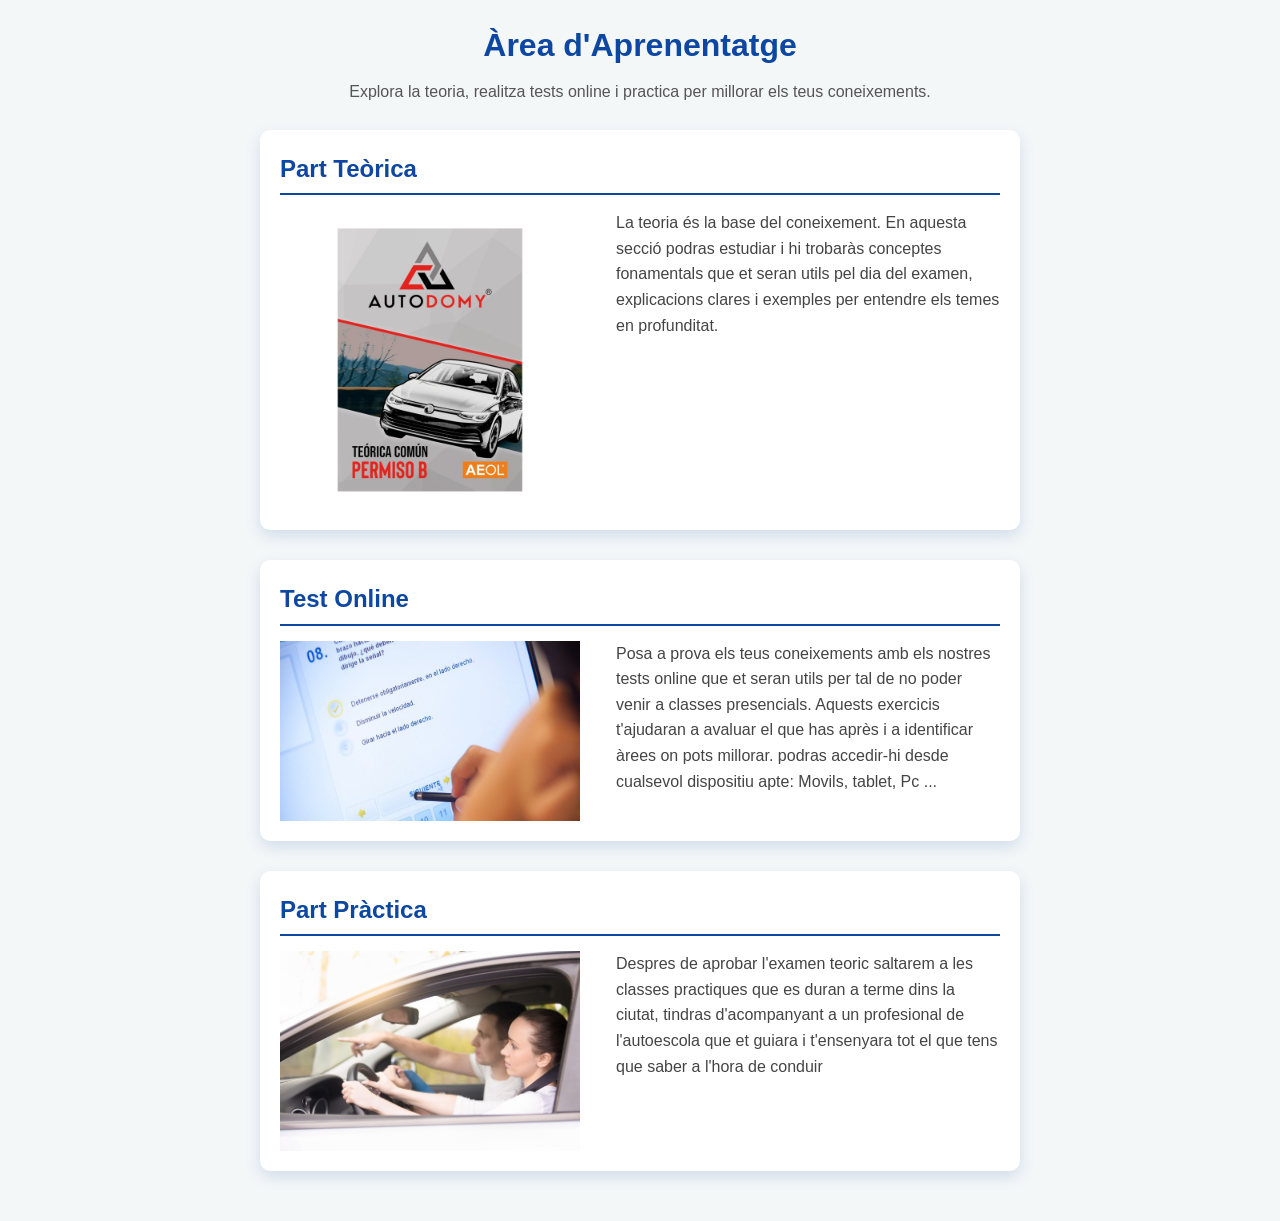
<file: HTML _CSS/Adaptat_B.html>
<!DOCTYPE html>
<html lang="ca">

<head>
    <meta charset="UTF-8" />
    <meta name="viewport" content="width=device-width, initial-scale=1" />
    <link rel="stylesheet" href="estils_permisos.css">
    <title>contingut</title>
</head>

<body>
    <header>
        <h1>Àrea d'Aprenentatge</h1>
        <p>Explora la teoria, realitza tests online i practica per millorar els teus coneixements.</p>
    </header>

    <section class="teoria">
        <h2>Part Teòrica</h2>
        <div>
            <img class="imatge" src="llibre_teoria.jpg" alt="imatge">
            <p>
                La teoria és la base del coneixement. En aquesta secció podras estudiar i hi trobaràs conceptes
                fonamentals
                que et seran utils pel dia del examen, explicacions clares i exemples per entendre els temes en
                profunditat.
            </p>
        </div>
    </section>

    <section class="testos-online">
        <h2>Test Online</h2>
        <div>
            <img class="imatge" src="cambios-dgt.jpg" alt="imatge">

            <p>
                Posa a prova els teus coneixements amb els nostres tests online que et seran utils per tal de no poder
                venir
                a classes presencials. Aquests exercicis t'ajudaran a avaluar el que has après i a identificar àrees on
                pots
                millorar.
                podras accedir-hi desde cualsevol dispositiu apte: Movils, tablet, Pc ...
            </p>
        </div>
    </section>

    <section class="practiques">
        <h2>Part Pràctica</h2>
        <div>
            <img class="imatge" src="practicas-conducir.jpg" alt="imatge">

            <p>
                Despres de aprobar l'examen teoric saltarem a les classes practiques que es duran a terme dins la
                ciutat, tindras d'acompanyant a un profesional de l'autoescola que et guiara i t'ensenyara tot el que
                tens que saber a l'hora de conduir
            </p>
        </div>
    </section>
</body>

</html>
</file>
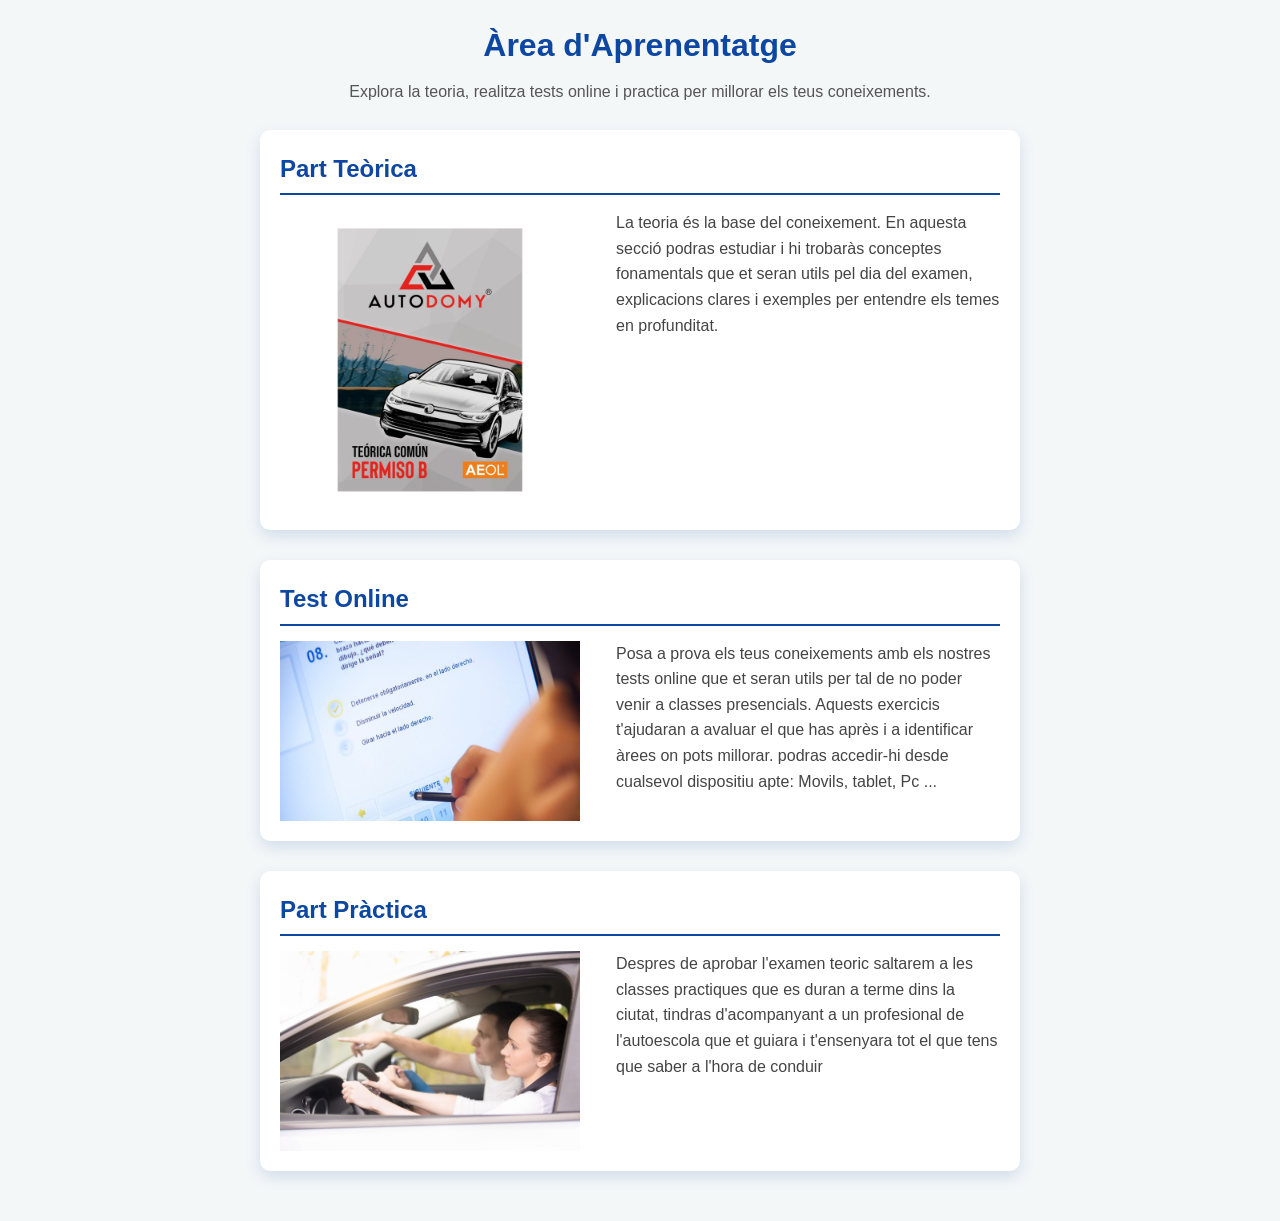
<file: HTML _CSS/automatic.html>
<!DOCTYPE html>
<html lang="ca">

<head>
    <meta charset="UTF-8" />
    <meta name="viewport" content="width=device-width, initial-scale=1" />
   <link rel="stylesheet" href="estils_permisos.css">
    <title>contingut</title>
</head>

<body>
    <header>
        <h1>Àrea d'Aprenentatge</h1>
        <p>Explora la teoria, realitza tests online i practica per millorar els teus coneixements.</p>
    </header>

    <section class="teoria">
        <h2>Part Teòrica</h2>
        <div>
        <img class="imatge" src="llibre_teoria.jpg" alt="imatge">
        <p>
            La teoria és la base del coneixement. En aquesta secció podras estudiar i hi trobaràs conceptes fonamentals
            que et seran utils pel dia del examen, explicacions clares i exemples per entendre els temes en profunditat.
        </p>
    </div>
    </section>

    <section class="testos-online">
        <h2>Test Online</h2>
        <div>
        <img class="imatge" src="cambios-dgt.jpg" alt="imatge">
        <p>
            Posa a prova els teus coneixements amb els nostres tests online que et seran utils per tal de no poder venir
            a classes presencials. Aquests exercicis t'ajudaran a avaluar el que has après i a identificar àrees on pots
            millorar.
            podras accedir-hi desde cualsevol dispositiu apte: Movils, tablet, Pc ...
        </p>
    </div>
    </section>

    <section class="practiques">
        <h2>Part Pràctica</h2>
        <div>
            <img class="imatge" src="practicas-conducir.jpg" alt="imatge">
        <p>
            Despres de aprobar l'examen teoric saltarem a les classes practiques que es duran a terme dins la ciutat, tindras d'acompanyant a un profesional de l'autoescola que et guiara i t'ensenyara tot el que tens que saber a l'hora de conduir
        </p>
    </div>
    </section>
</body>

</html>
</file>
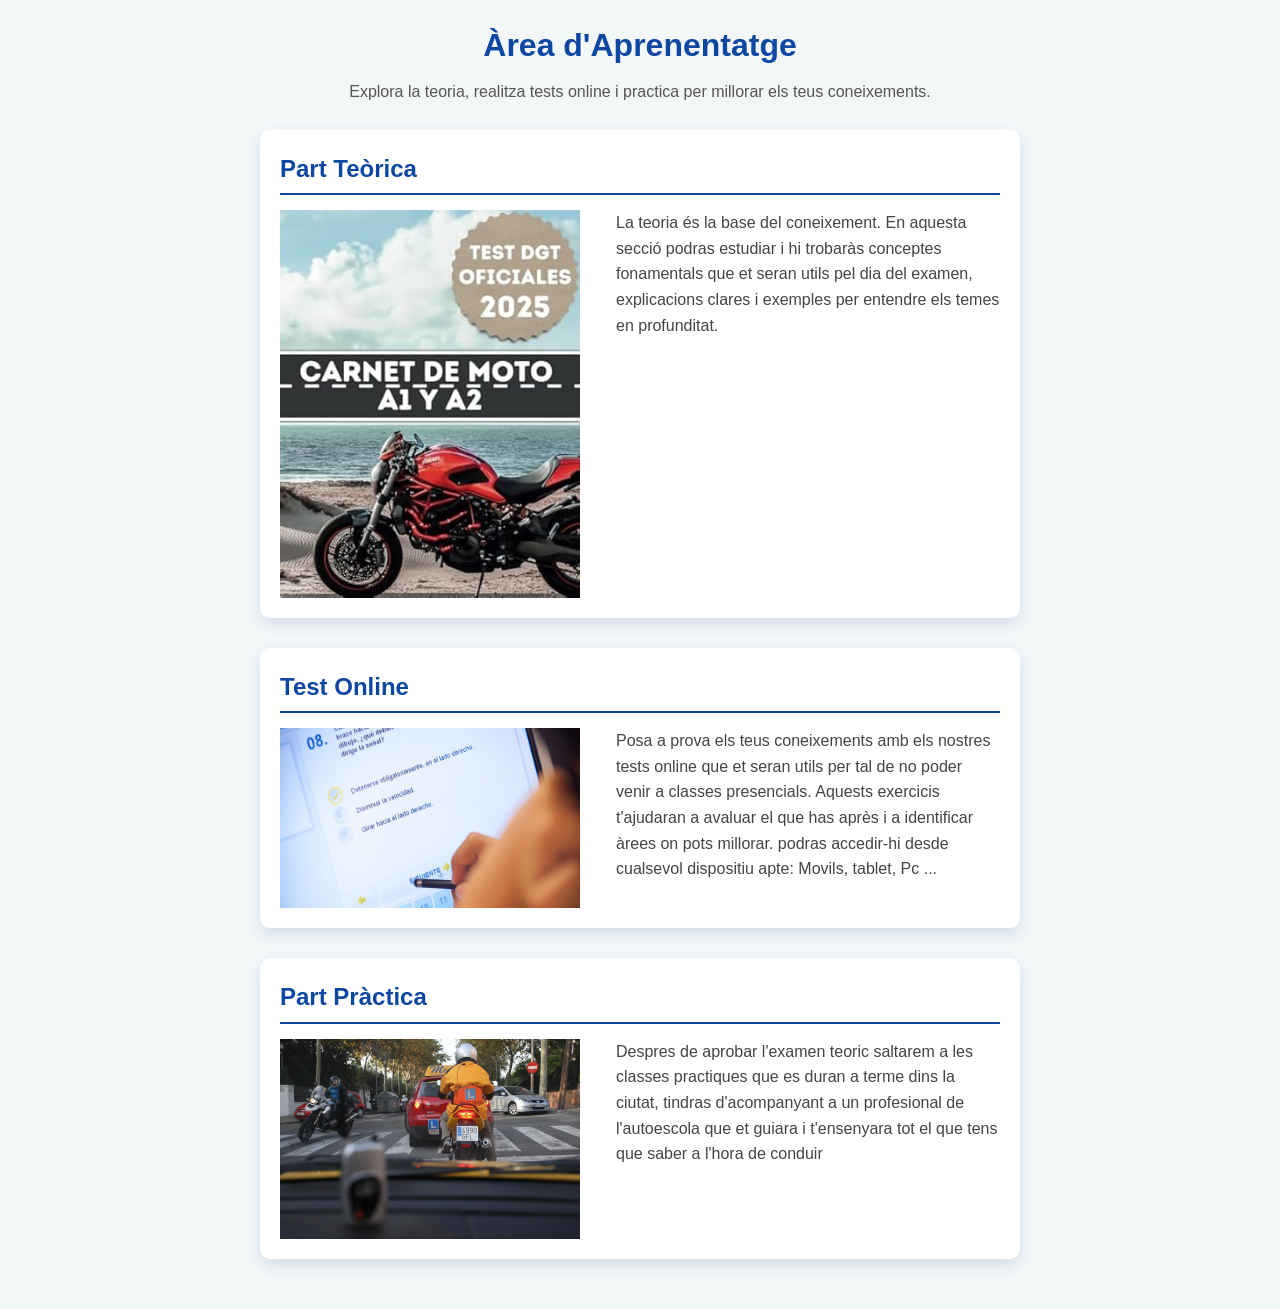
<file: HTML _CSS/automatic_A2.html>
<!DOCTYPE html>
<html lang="ca">

<head>
    <meta charset="UTF-8" />
    <meta name="viewport" content="width=device-width, initial-scale=1" />
    <link rel="stylesheet" href="estils_permisos.css">
    <title>contingut</title>
</head>

<body>
    <header>
        <h1>Àrea d'Aprenentatge</h1>
        <p>Explora la teoria, realitza tests online i practica per millorar els teus coneixements.</p>
    </header>

    <section class="teoria">
        <h2>Part Teòrica</h2>
        <div>
            <img class="imatge" src="testos_a1_a2.jpg" alt="imatge">
            <p>
                La teoria és la base del coneixement. En aquesta secció podras estudiar i hi trobaràs conceptes
                fonamentals
                que et seran utils pel dia del examen, explicacions clares i exemples per entendre els temes en
                profunditat.
            </p>
        </div>
    </section>

    <section class="testos-online">
        <h2>Test Online</h2>
        <div>
            <img class="imatge" src="cambios-dgt.jpg" alt="imatge">

            <p>
                Posa a prova els teus coneixements amb els nostres tests online que et seran utils per tal de no poder
                venir
                a classes presencials. Aquests exercicis t'ajudaran a avaluar el que has après i a identificar àrees on
                pots
                millorar.
                podras accedir-hi desde cualsevol dispositiu apte: Movils, tablet, Pc ...
            </p>
        </div>
    </section>

    <section class="practiques">
        <h2>Part Pràctica</h2>
        <div>
            <img class="imatge" src="practiques_moto.jpg" alt="imatge">

            <p>
                Despres de aprobar l'examen teoric saltarem a les classes practiques que es duran a terme dins la
                ciutat,
                tindras d'acompanyant a un profesional de l'autoescola que et guiara i t'ensenyara tot el que tens que
                saber
                a l'hora de conduir
            </p>
        </div>
    </section>
</body>

</html>
</file>
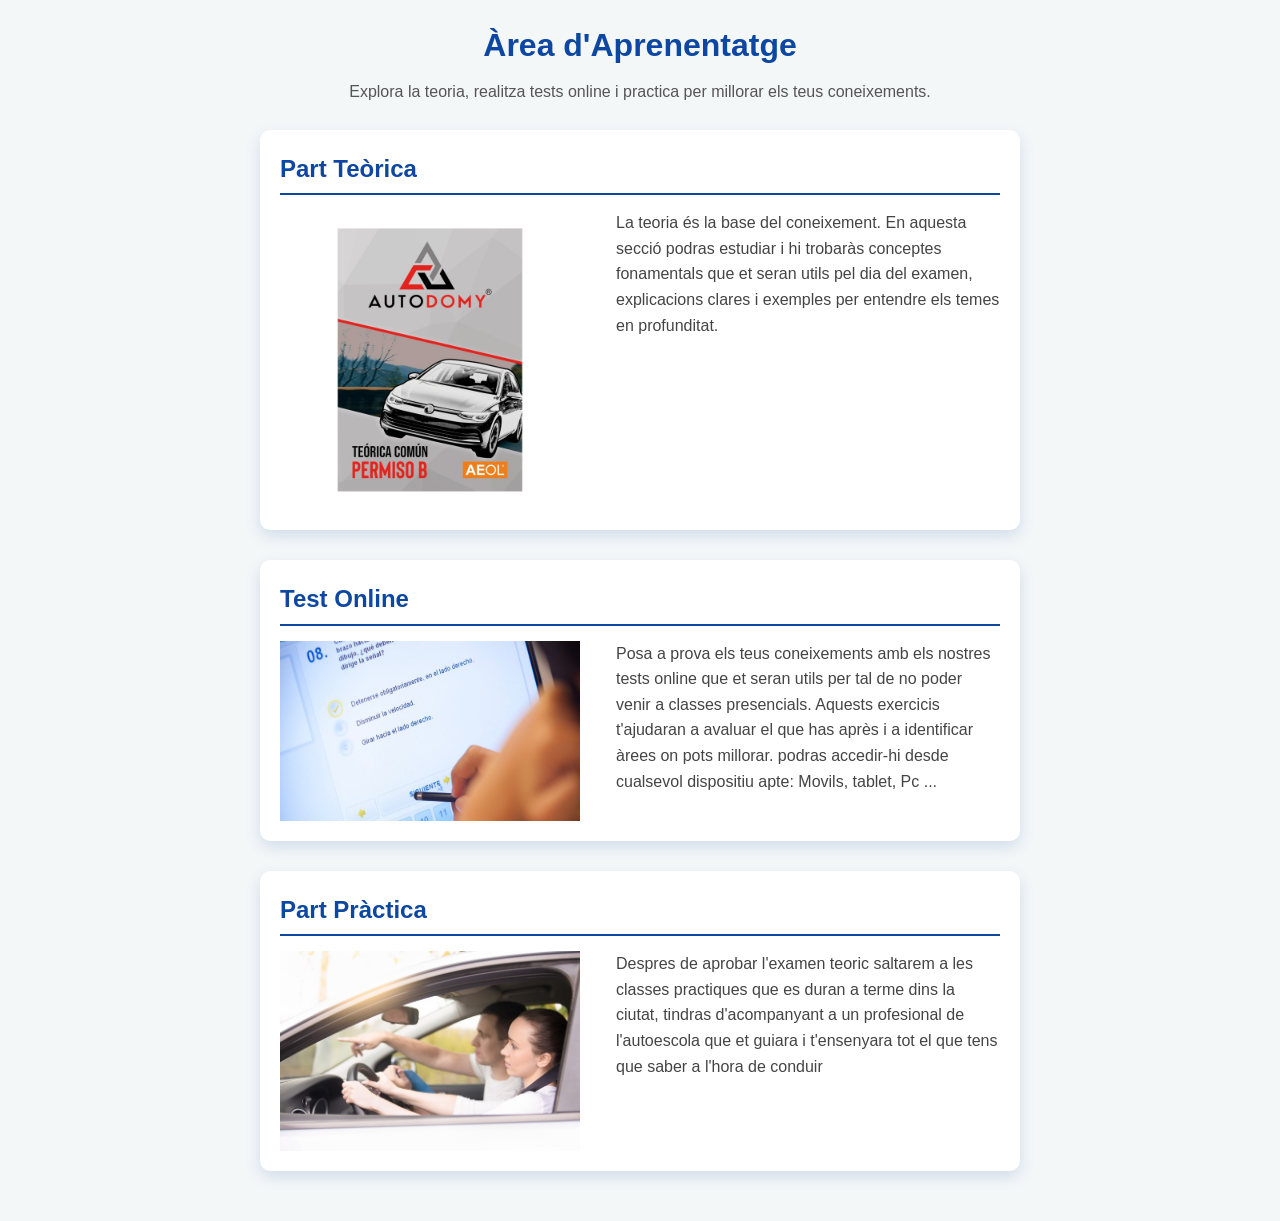
<file: HTML _CSS/Automatic_B.html>
<!DOCTYPE html>
<html lang="ca">

<head>
    <meta charset="UTF-8" />
    <meta name="viewport" content="width=device-width, initial-scale=1" />
   <link rel="stylesheet" href="estils_permisos.css">
    <title>contingut</title>
</head>

<body>
    <header>
        <h1>Àrea d'Aprenentatge</h1>
        <p>Explora la teoria, realitza tests online i practica per millorar els teus coneixements.</p>
    </header>

    <section class="teoria">
        <h2>Part Teòrica</h2>
        <div>
        <img class="imatge" src="llibre_teoria.jpg" alt="imatge">
        <p>
            La teoria és la base del coneixement. En aquesta secció podras estudiar i hi trobaràs conceptes fonamentals
            que et seran utils pel dia del examen, explicacions clares i exemples per entendre els temes en profunditat.
        </p>
    </div>
    </section>

    <section class="testos-online">
        <h2>Test Online</h2>
        <div>
        <img class="imatge" src="cambios-dgt.jpg" alt="imatge">
        <p>
            Posa a prova els teus coneixements amb els nostres tests online que et seran utils per tal de no poder venir
            a classes presencials. Aquests exercicis t'ajudaran a avaluar el que has après i a identificar àrees on pots
            millorar.
            podras accedir-hi desde cualsevol dispositiu apte: Movils, tablet, Pc ...
        </p>
    </div>
    </section>

    <section class="practiques">
        <h2>Part Pràctica</h2>
        <div>
            <img class="imatge" src="practicas-conducir.jpg" alt="imatge">
        <p>
            Despres de aprobar l'examen teoric saltarem a les classes practiques que es duran a terme dins la ciutat, tindras d'acompanyant a un profesional de l'autoescola que et guiara i t'ensenyara tot el que tens que saber a l'hora de conduir
        </p>
    </div>
    </section>
</body>

</html>
</file>
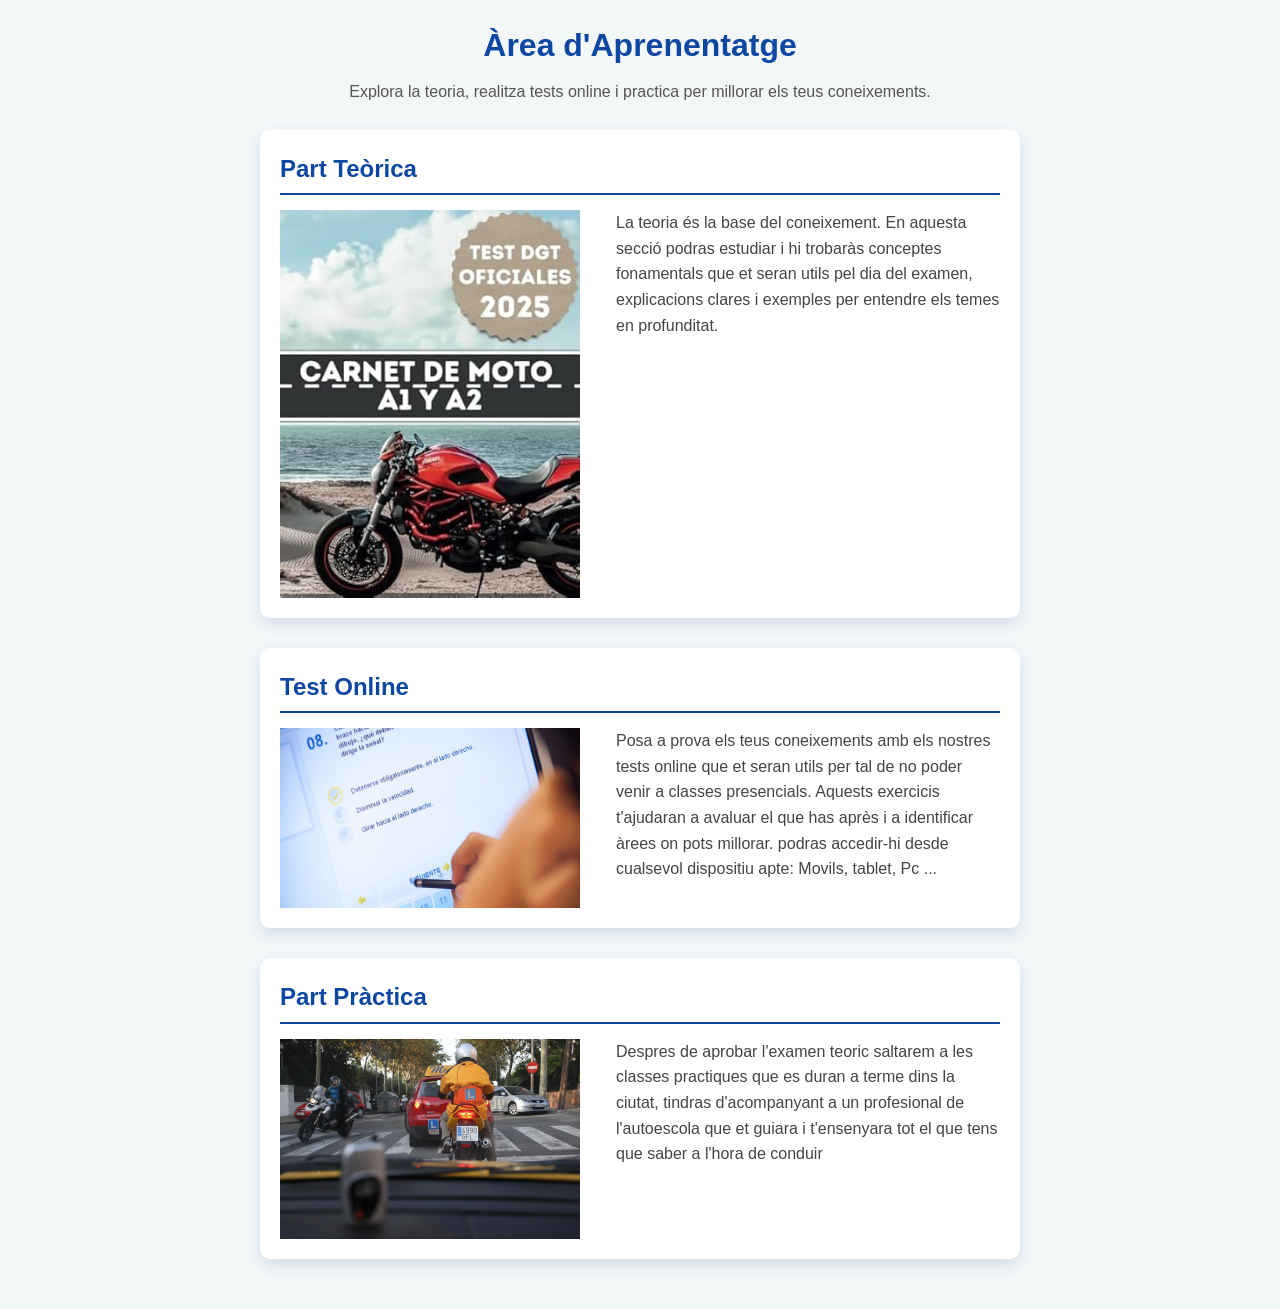
<file: HTML _CSS/manual_A2.html>
<!DOCTYPE html>
<html lang="ca">

<head>
    <meta charset="UTF-8" />
    <meta name="viewport" content="width=device-width, initial-scale=1" />
   <link rel="stylesheet" href="estils_permisos.css">
    <title>contingut</title>
</head>

<body>
    <header>
        <h1>Àrea d'Aprenentatge</h1>
        <p>Explora la teoria, realitza tests online i practica per millorar els teus coneixements.</p>
    </header>

    <section class="teoria">
        <h2>Part Teòrica</h2>
        <div>
        <img class="imatge" src="testos_a1_a2.jpg" alt="imatge">
        <p>
            La teoria és la base del coneixement. En aquesta secció podras estudiar i hi trobaràs conceptes fonamentals
            que et seran utils pel dia del examen, explicacions clares i exemples per entendre els temes en profunditat.
        </p>
        </div>
    </section>

    <section class="testos-online">
        <h2>Test Online</h2>
        <div>
                <img class="imatge" src="cambios-dgt.jpg" alt="imatge">

        <p>
            Posa a prova els teus coneixements amb els nostres tests online que et seran utils per tal de no poder venir
            a classes presencials. Aquests exercicis t'ajudaran a avaluar el que has après i a identificar àrees on pots
            millorar.
            podras accedir-hi desde cualsevol dispositiu apte: Movils, tablet, Pc ...
        </p>
        </div>
    </section>

    <section class="practiques">
        <h2>Part Pràctica</h2>
        <div>
                <img class="imatge" src="practiques_moto.jpg" alt="imatge">

        <p>
            Despres de aprobar l'examen teoric saltarem a les classes practiques que es duran a terme dins la ciutat, tindras d'acompanyant a un profesional de l'autoescola que et guiara i t'ensenyara tot el que tens que saber a l'hora de conduir
        </p>
        </div>
    </section>
</body>

</html>
</file>
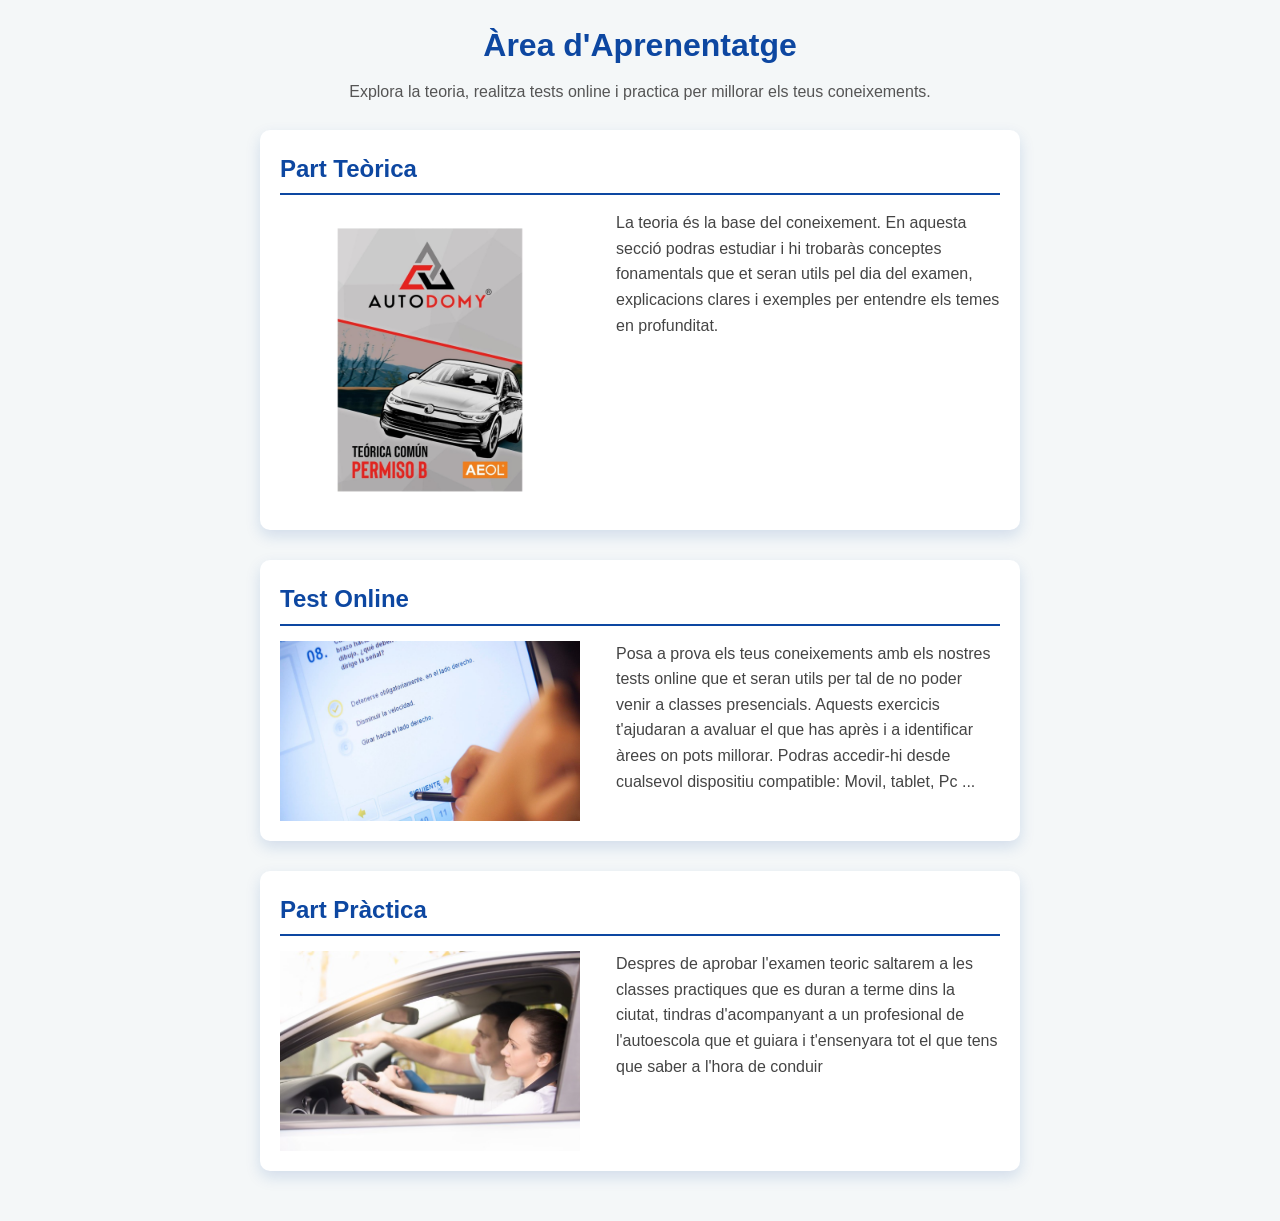
<file: HTML _CSS/Manual_B.html>
<!DOCTYPE html>
<html lang="ca">

<head>
    <meta charset="UTF-8" />
    <meta name="viewport" content="width=device-width, initial-scale=1" />
    <link rel="stylesheet" href="estils_permisos.css">
    <title>contingut</title>
</head>

<body>
    <header>
        <h1>Àrea d'Aprenentatge</h1>
        <p>Explora la teoria, realitza tests online i practica per millorar els teus coneixements.</p>
    </header>

    <section class="teoria">
        <h2>Part Teòrica</h2>
        <div>
            <img class="imatge" src="llibre_teoria.jpg" alt="imatge">
            <p>
                La teoria és la base del coneixement. En aquesta secció podras estudiar i hi trobaràs conceptes
                fonamentals
                que et seran utils pel dia del examen, explicacions clares i exemples per entendre els temes en
                profunditat.
            </p>
        </div>
    </section>

    <section class="testos-online">
        <h2>Test Online</h2>
        <div>
            <img class="imatge" src="cambios-dgt.jpg" alt="imatge">

            <p>
                Posa a prova els teus coneixements amb els nostres tests online que et seran utils per tal de no poder
                venir a classes presencials. Aquests exercicis t'ajudaran a avaluar el que has après i a identificar àrees on
                pots millorar.
                Podras accedir-hi desde cualsevol dispositiu compatible: Movil, tablet, Pc ...
            </p>
        </div>
    </section>

    <section class="practiques">
        <h2>Part Pràctica</h2>
        <div>
            <img class="imatge" src="practicas-conducir.jpg" alt="imatge">
            <p>
                Despres de aprobar l'examen teoric saltarem a les classes practiques que es duran a terme dins la
                ciutat, tindras d'acompanyant a un profesional de l'autoescola que et guiara i t'ensenyara tot el que
                tens que saber a l'hora de conduir
            </p>
        </div>
    </section>
</body>

</html>
</file>
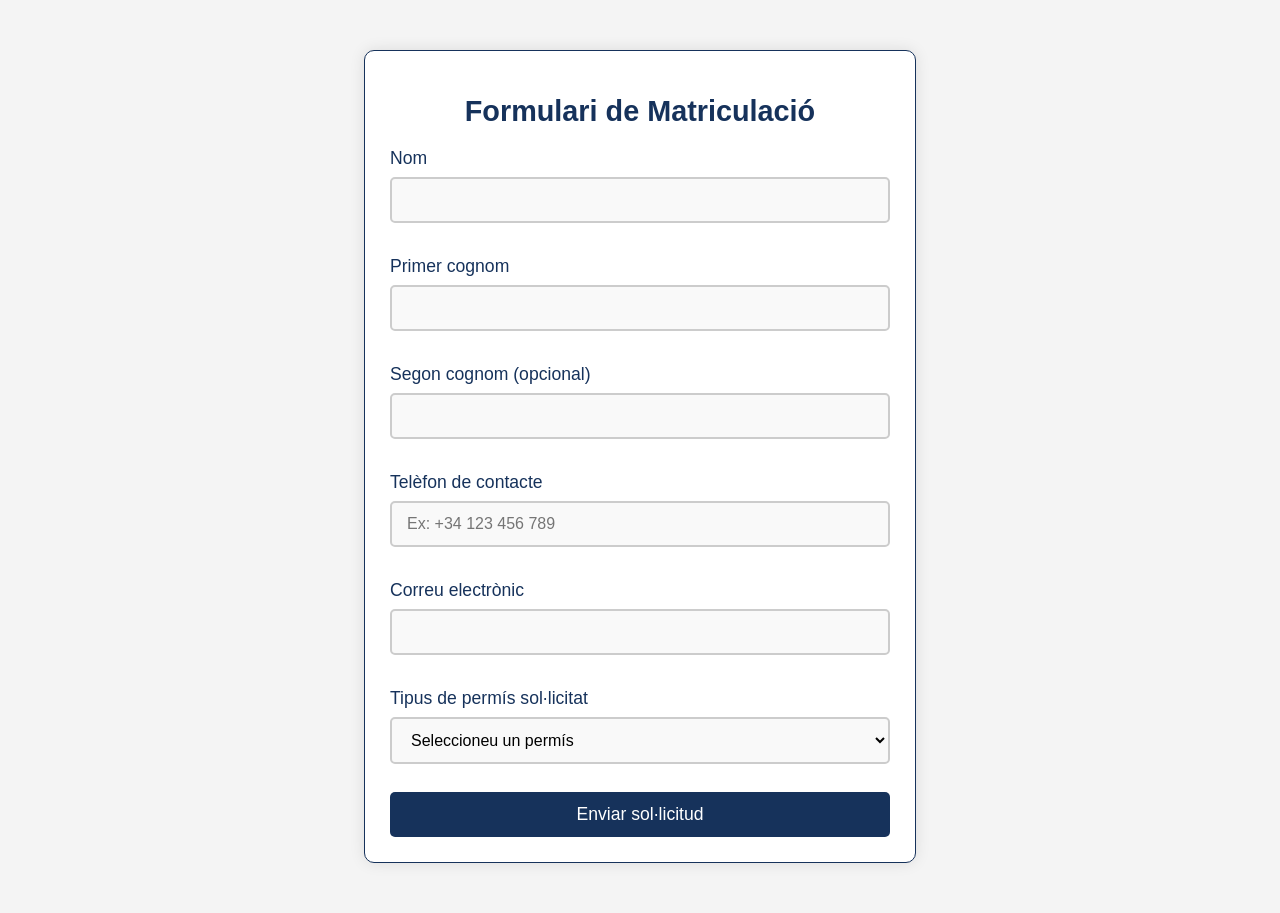
<file: HTML _CSS/matriculat.html>
<!DOCTYPE html>
<html lang="ca">

<head>
    <meta charset="UTF-8" />
    <meta name="viewport" content="width=device-width, initial-scale=1" />
    <title>Formulari de Matriculació</title>
    <link rel="stylesheet" href="estils_matriculacio.css" />
</head>

<body>
    <div class="form-container">
        <h1>Formulari de Matriculació</h1>
        <form>
            <label for="nom">Nom</label>
            <input type="text" id="nom" name="nom" required />

            <label for="cognom1">Primer cognom</label>
            <input type="text" id="cognom1" name="cognom1" required />

            <label for="cognom2">Segon cognom (opcional)</label>
            <input type="text" id="cognom2" name="cognom2" />

            <label for="telefon">Telèfon de contacte</label>
            <input type="tel" id="telefon" name="telefon" pattern="[0-9\s\-\+]{7,15}" required
                placeholder="Ex: +34 123 456 789" />

            <label for="correu">Correu electrònic</label>
            <input type="email" id="correu" name="correu" required />

            <label for="permís">Tipus de permís sol·licitat</label>
            <select id="permís" name="permís" required>
                <option value="" disabled selected>Seleccioneu un permís</option>
                <option value="permís-b-manual">Permís B Manual</option>
                <option value="permís-b-automàtic">Permís B Automàtic</option>
                <option value="permís-b-adaptat">Permís B Adaptat</option>
                <option value="permís-a2-manual">Permís A2 Manual</option>
                <option value="permís-a2-automàtic">Permís A2 Automàtic</option>
                <option value="permís-a">Permís A</option>
                <option value="permís-d">Permís D</option>
                <option value="permís-c">Permís C</option>
                <option value="permís-am">Permís AM</option>
                <option value="permís-a1-manual">Permís A1 Manual</option>
                <option value="permís-a1-automàtic">Permís A1 Automàtic</option>
            </select>
            <button type="submit">Enviar sol·licitud</button>
        </form>
    </div>
</body>

</html>
</file>
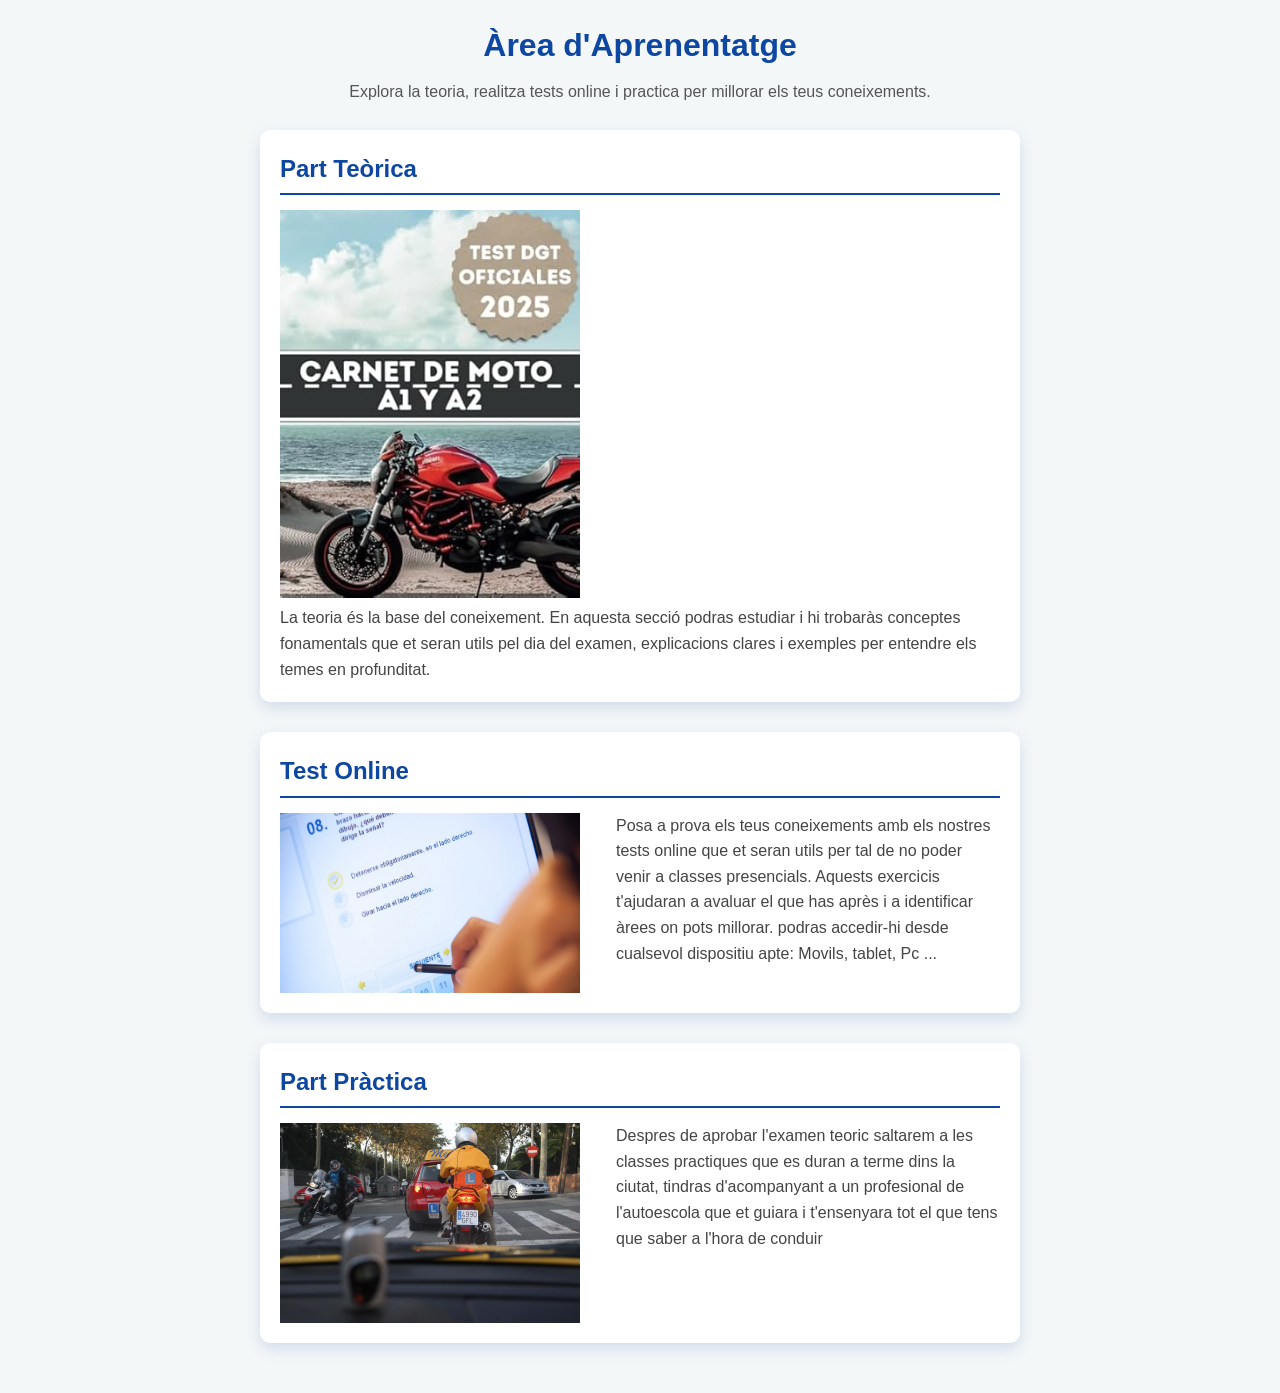
<file: HTML _CSS/Permis A.html>
<!DOCTYPE html>
<html lang="ca">

<head>
    <meta charset="UTF-8" />
    <meta name="viewport" content="width=device-width, initial-scale=1" />
    <link rel="stylesheet" href="estils_permisos.css">
    <title>contingut</title>
</head>

<body>
    <header>
        <h1>Àrea d'Aprenentatge</h1>
        <p>Explora la teoria, realitza tests online i practica per millorar els teus coneixements.</p>
    </header>
<div>
    <section class="teoria">
        <h2>Part Teòrica</h2>
        <img class="imatge" src="testos_a1_a2.jpg" alt="imatge">
        <p>
            La teoria és la base del coneixement. En aquesta secció podras estudiar i hi trobaràs conceptes fonamentals
            que et seran utils pel dia del examen, explicacions clares i exemples per entendre els temes en profunditat.
        </p>
        </div>
    </section>

    <section class="testos-online">
        <h2>Test Online</h2>
<div>
        <img class="imatge" src="cambios-dgt.jpg" alt="imatge">

        <p>
            Posa a prova els teus coneixements amb els nostres tests online que et seran utils per tal de no poder venir
            a classes presencials. Aquests exercicis t'ajudaran a avaluar el que has après i a identificar àrees on pots
            millorar.
            podras accedir-hi desde cualsevol dispositiu apte: Movils, tablet, Pc ...
        </p>
        </div>
    </section>

    <section class="practiques">
        <h2>Part Pràctica</h2>
        <div>
        <img class="imatge" src="practiques_moto.jpg" alt="imatge">

        <p>
            Despres de aprobar l'examen teoric saltarem a les classes practiques que es duran a terme dins la ciutat,
            tindras d'acompanyant a un profesional de l'autoescola que et guiara i t'ensenyara tot el que tens que saber
            a l'hora de conduir
        </p>
        </div>
    </section>
</body>

</html>
</file>
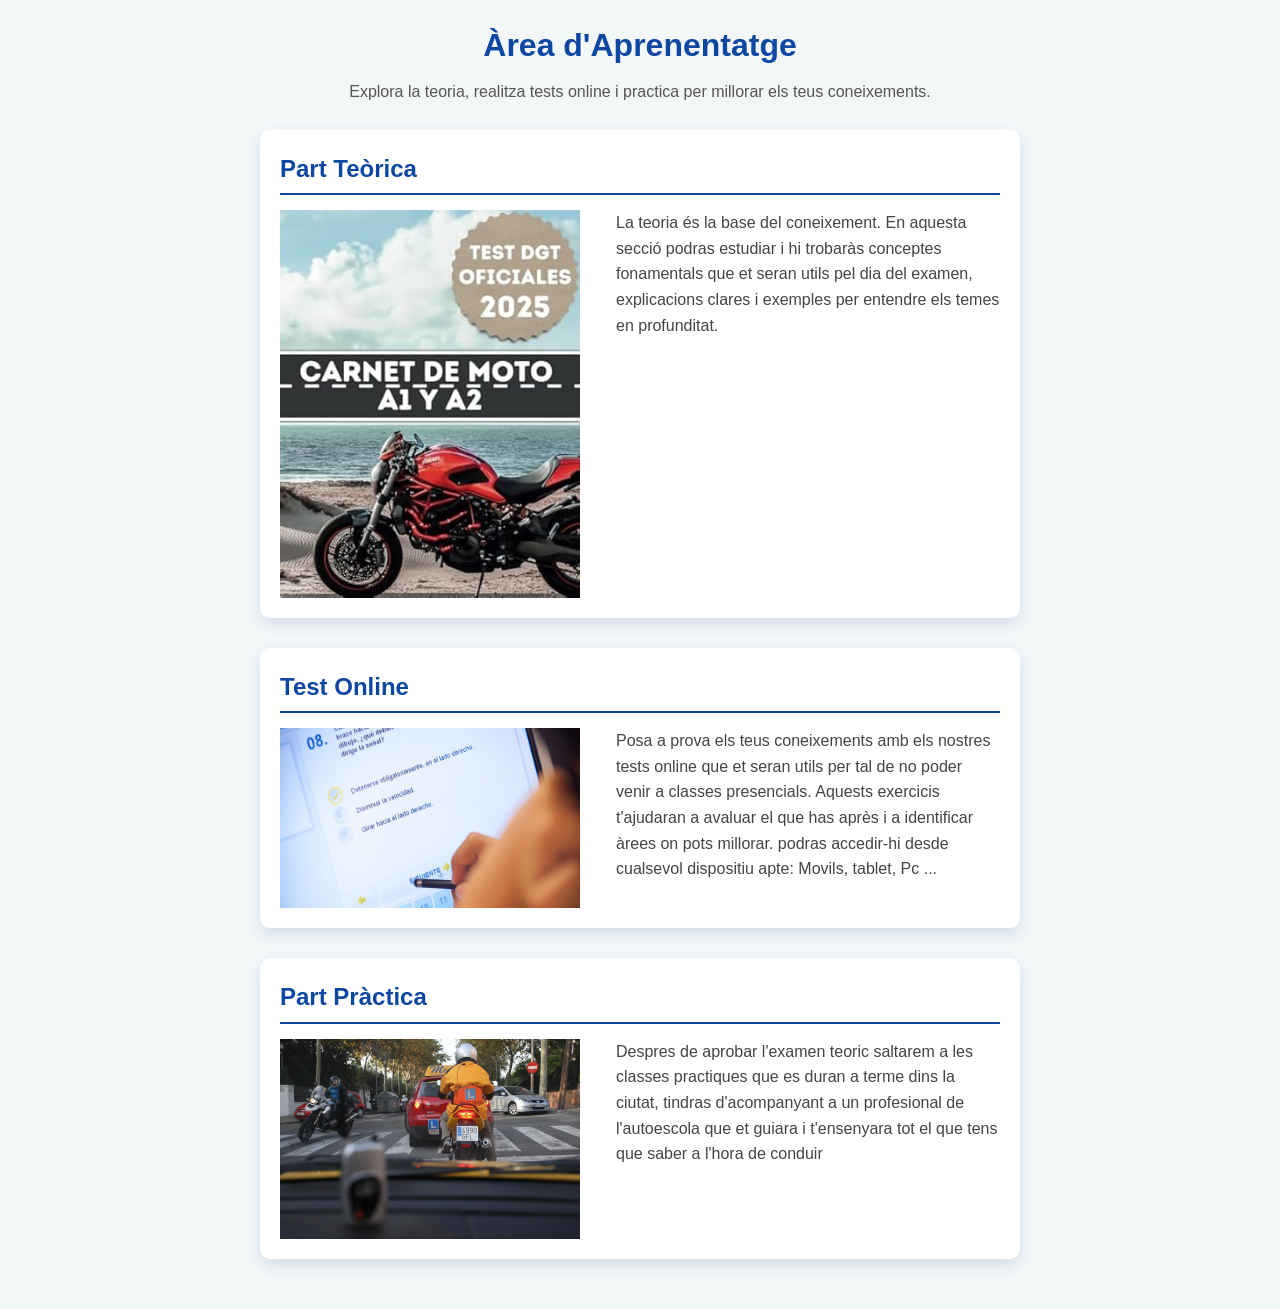
<file: HTML _CSS/Permis A1 automatic.html>
<!DOCTYPE html>
<html lang="ca">

<head>
    <meta charset="UTF-8" />
    <meta name="viewport" content="width=device-width, initial-scale=1" />
   <link rel="stylesheet" href="estils_permisos.css">
    <title>contingut</title>
</head>

<body>
    <header>
        <h1>Àrea d'Aprenentatge</h1>
        <p>Explora la teoria, realitza tests online i practica per millorar els teus coneixements.</p>
    </header>

    <section class="teoria">
        <h2>Part Teòrica</h2>
        <div>
                        <img class="imatge" src="testos_a1_a2.jpg" alt="imatge">

        <p>
            La teoria és la base del coneixement. En aquesta secció podras estudiar i hi trobaràs conceptes fonamentals
            que et seran utils pel dia del examen, explicacions clares i exemples per entendre els temes en profunditat.
        </p>
        </div>
    </section>

    <section class="testos-online">
        <h2>Test Online</h2>
        <div>
            <img class="imatge" src="cambios-dgt.jpg" alt="imatge">

        <p>
            Posa a prova els teus coneixements amb els nostres tests online que et seran utils per tal de no poder venir
            a classes presencials. Aquests exercicis t'ajudaran a avaluar el que has après i a identificar àrees on pots
            millorar.
            podras accedir-hi desde cualsevol dispositiu apte: Movils, tablet, Pc ...
        </p>
        </div>
    </section>

    <section class="practiques">
        <h2>Part Pràctica</h2>
      <div>
        <img class="imatge" src="practiques_moto.jpg" alt="imatge">
        <p>
            Despres de aprobar l'examen teoric saltarem a les classes practiques que es duran a terme dins la ciutat, tindras d'acompanyant a un profesional de l'autoescola que et guiara i t'ensenyara tot el que tens que saber a l'hora de conduir
        </p>
        </div>
    </section>
</body>

</html>
</file>
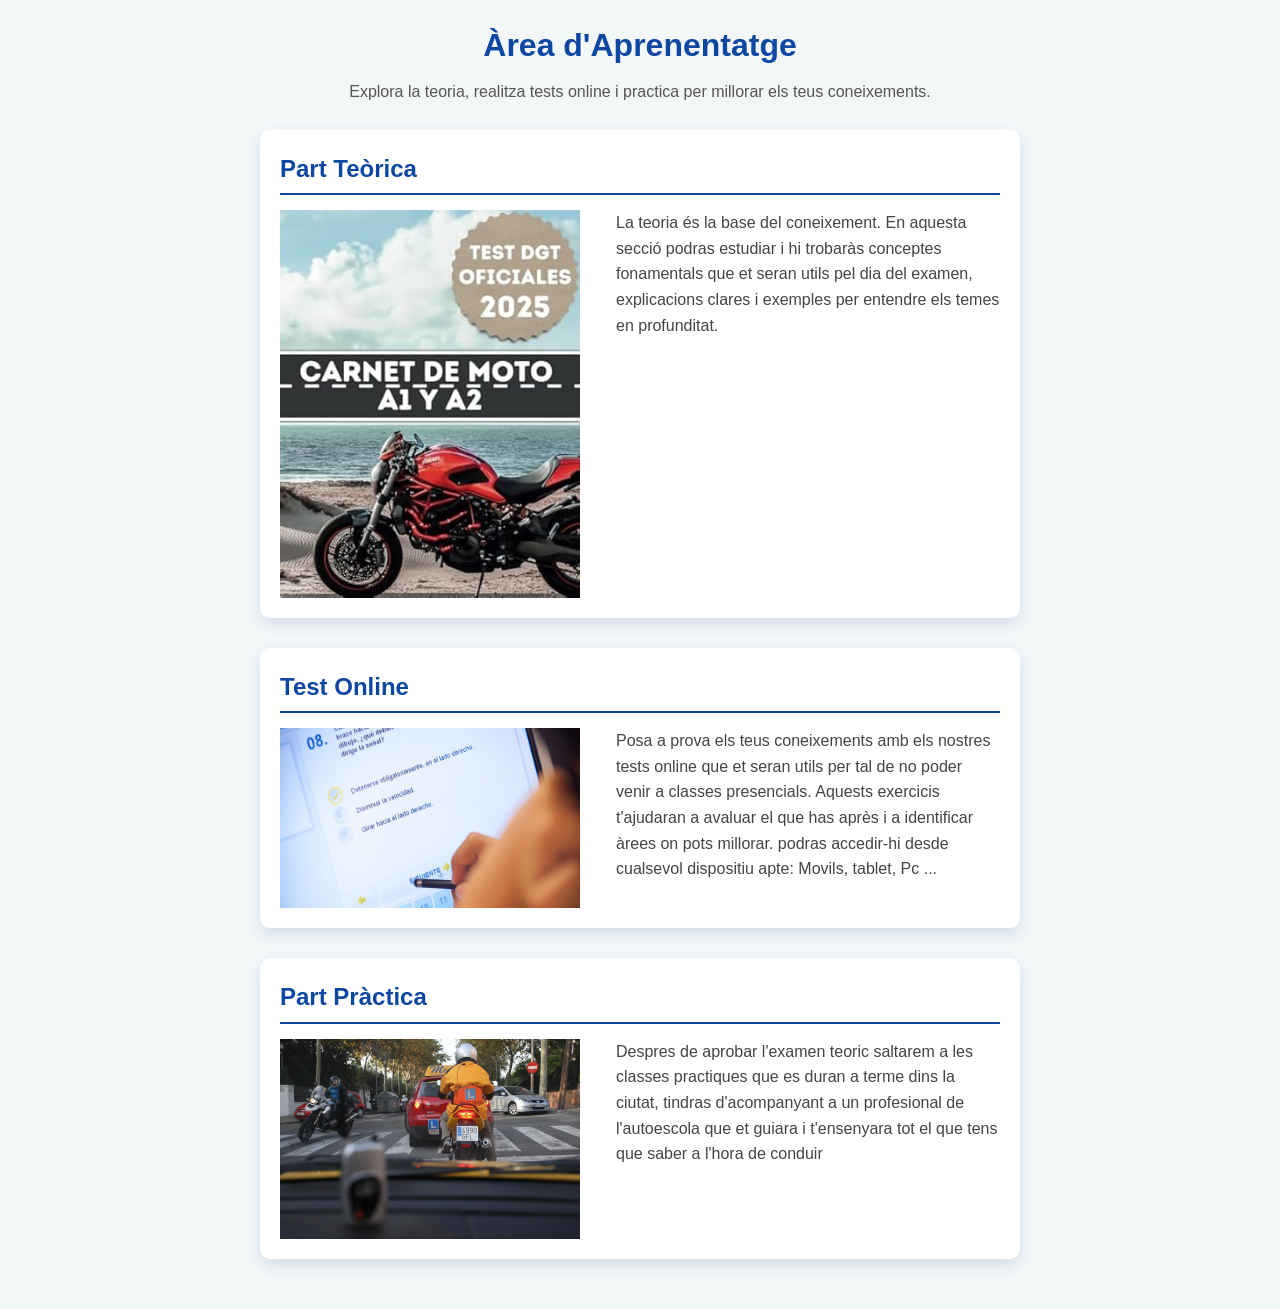
<file: HTML _CSS/Permis A1 manual.html>
<!DOCTYPE html>
<html lang="ca">

<head>
    <meta charset="UTF-8" />
    <meta name="viewport" content="width=device-width, initial-scale=1" />
   <link rel="stylesheet" href="estils_permisos.css">
    <title>contingut</title>
</head>

<body>
    <header>
        <h1>Àrea d'Aprenentatge</h1>
        <p>Explora la teoria, realitza tests online i practica per millorar els teus coneixements.</p>
    </header>

    <section class="teoria">
        <h2>Part Teòrica</h2>
        <div>
        <img class="imatge" src="testos_a1_a2.jpg" alt="imatge">
        <p>
            La teoria és la base del coneixement. En aquesta secció podras estudiar i hi trobaràs conceptes fonamentals
            que et seran utils pel dia del examen, explicacions clares i exemples per entendre els temes en profunditat.
        </p>
        </div>
    </section>

    <section class="testos-online">
        <h2>Test Online</h2>
        <div>
                <img class="imatge" src="cambios-dgt.jpg" alt="imatge">

        <p>
            Posa a prova els teus coneixements amb els nostres tests online que et seran utils per tal de no poder venir
            a classes presencials. Aquests exercicis t'ajudaran a avaluar el que has après i a identificar àrees on pots
            millorar.
            podras accedir-hi desde cualsevol dispositiu apte: Movils, tablet, Pc ...
        </p>
    </div>
    </section>

    <section class="practiques">
        <h2>Part Pràctica</h2>
        <div>
        <img class="imatge" src="practiques_moto.jpg" alt="imatge">

        <p>
            Despres de aprobar l'examen teoric saltarem a les classes practiques que es duran a terme dins la ciutat, tindras d'acompanyant a un profesional de l'autoescola que et guiara i t'ensenyara tot el que tens que saber a l'hora de conduir
        </p>
    </div>
    </section>
</body>

</html>
</file>
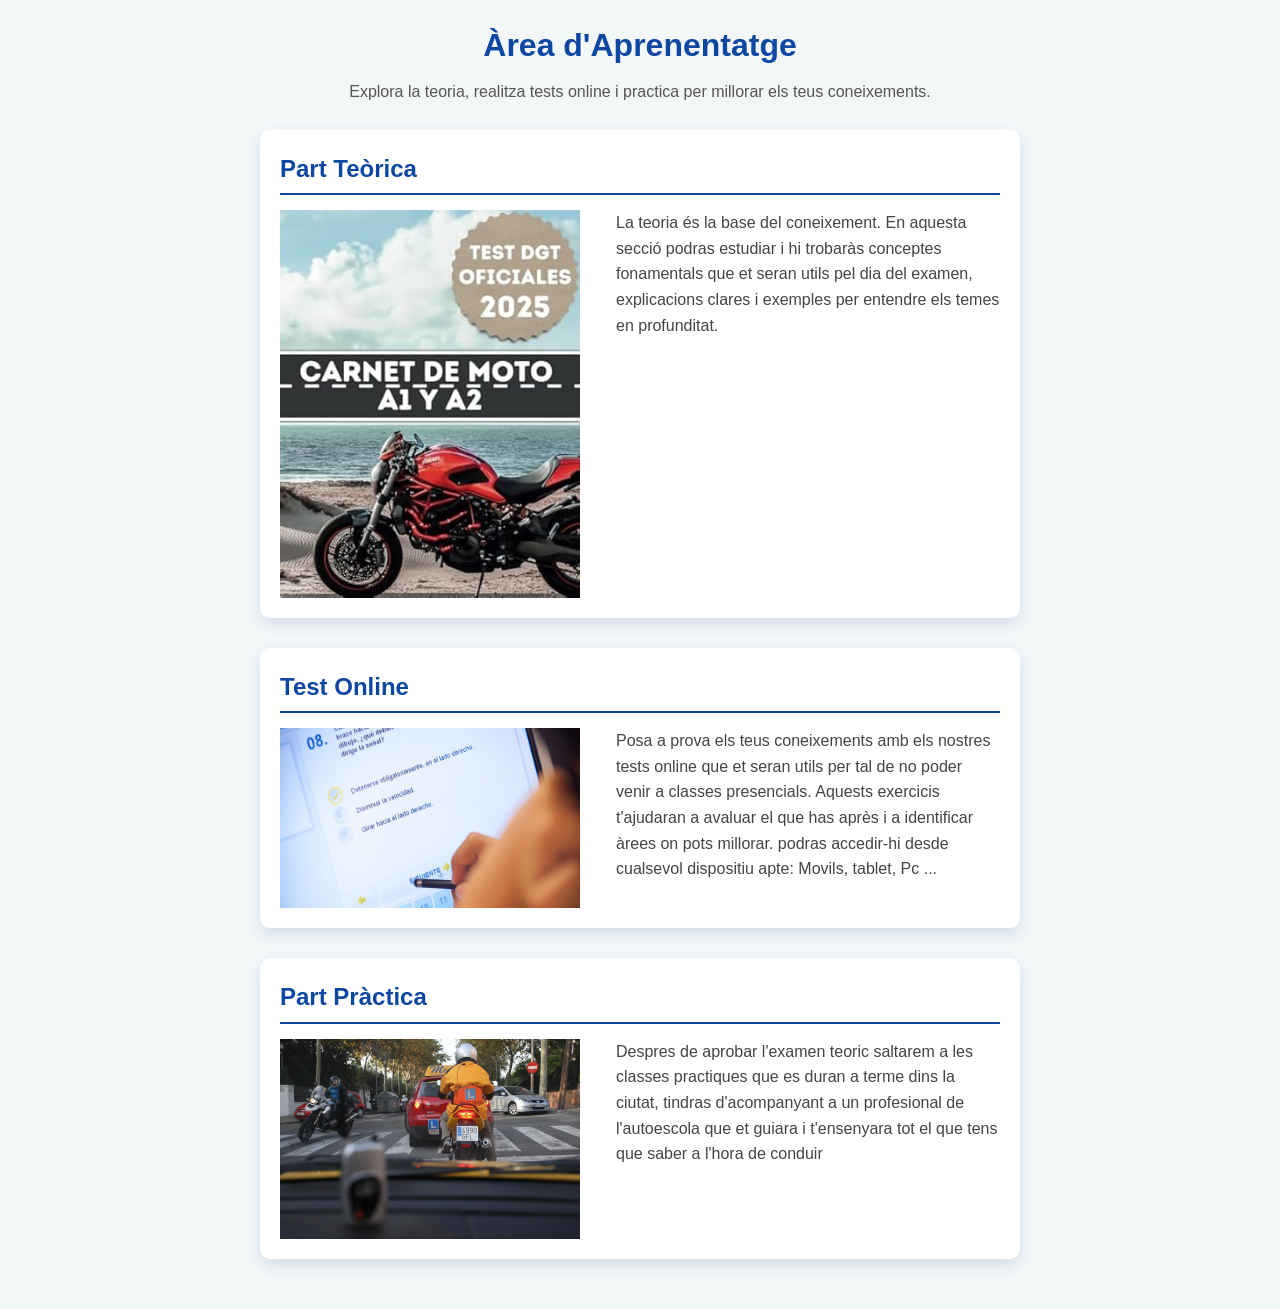
<file: HTML _CSS/Permis AM.html>
<!DOCTYPE html>
<html lang="ca">

<head>
    <meta charset="UTF-8" />
    <meta name="viewport" content="width=device-width, initial-scale=1" />
   <link rel="stylesheet" href="estils_permisos.css">
    <title>contingut</title>
</head>

<body>
    <header>
        <h1>Àrea d'Aprenentatge</h1>
        <p>Explora la teoria, realitza tests online i practica per millorar els teus coneixements.</p>
    </header>

    <section class="teoria">
        <h2>Part Teòrica</h2>
        <div>
        <img class="imatge" src="testos_a1_a2.jpg" alt="imatge">
        <p>
            La teoria és la base del coneixement. En aquesta secció podras estudiar i hi trobaràs conceptes fonamentals
            que et seran utils pel dia del examen, explicacions clares i exemples per entendre els temes en profunditat.
        </p>
        </div>
    </section>

    <section class="testos-online">
        <h2>Test Online</h2>
        <div>
        <img class="imatge" src="cambios-dgt.jpg" alt="imatge">

        <p>
            Posa a prova els teus coneixements amb els nostres tests online que et seran utils per tal de no poder venir
            a classes presencials. Aquests exercicis t'ajudaran a avaluar el que has après i a identificar àrees on pots
            millorar.
            podras accedir-hi desde cualsevol dispositiu apte: Movils, tablet, Pc ...
        </p>
    </section>

    <section class="practiques">
        <h2>Part Pràctica</h2>
        <div>
                <img class="imatge" src="practiques_moto.jpg" alt="imatge">

        <p>
            Despres de aprobar l'examen teoric saltarem a les classes practiques que es duran a terme dins la ciutat, tindras d'acompanyant a un profesional de l'autoescola que et guiara i t'ensenyara tot el que tens que saber a l'hora de conduir
        </p>
        </div>
    </section>
</body>

</html>
</file>
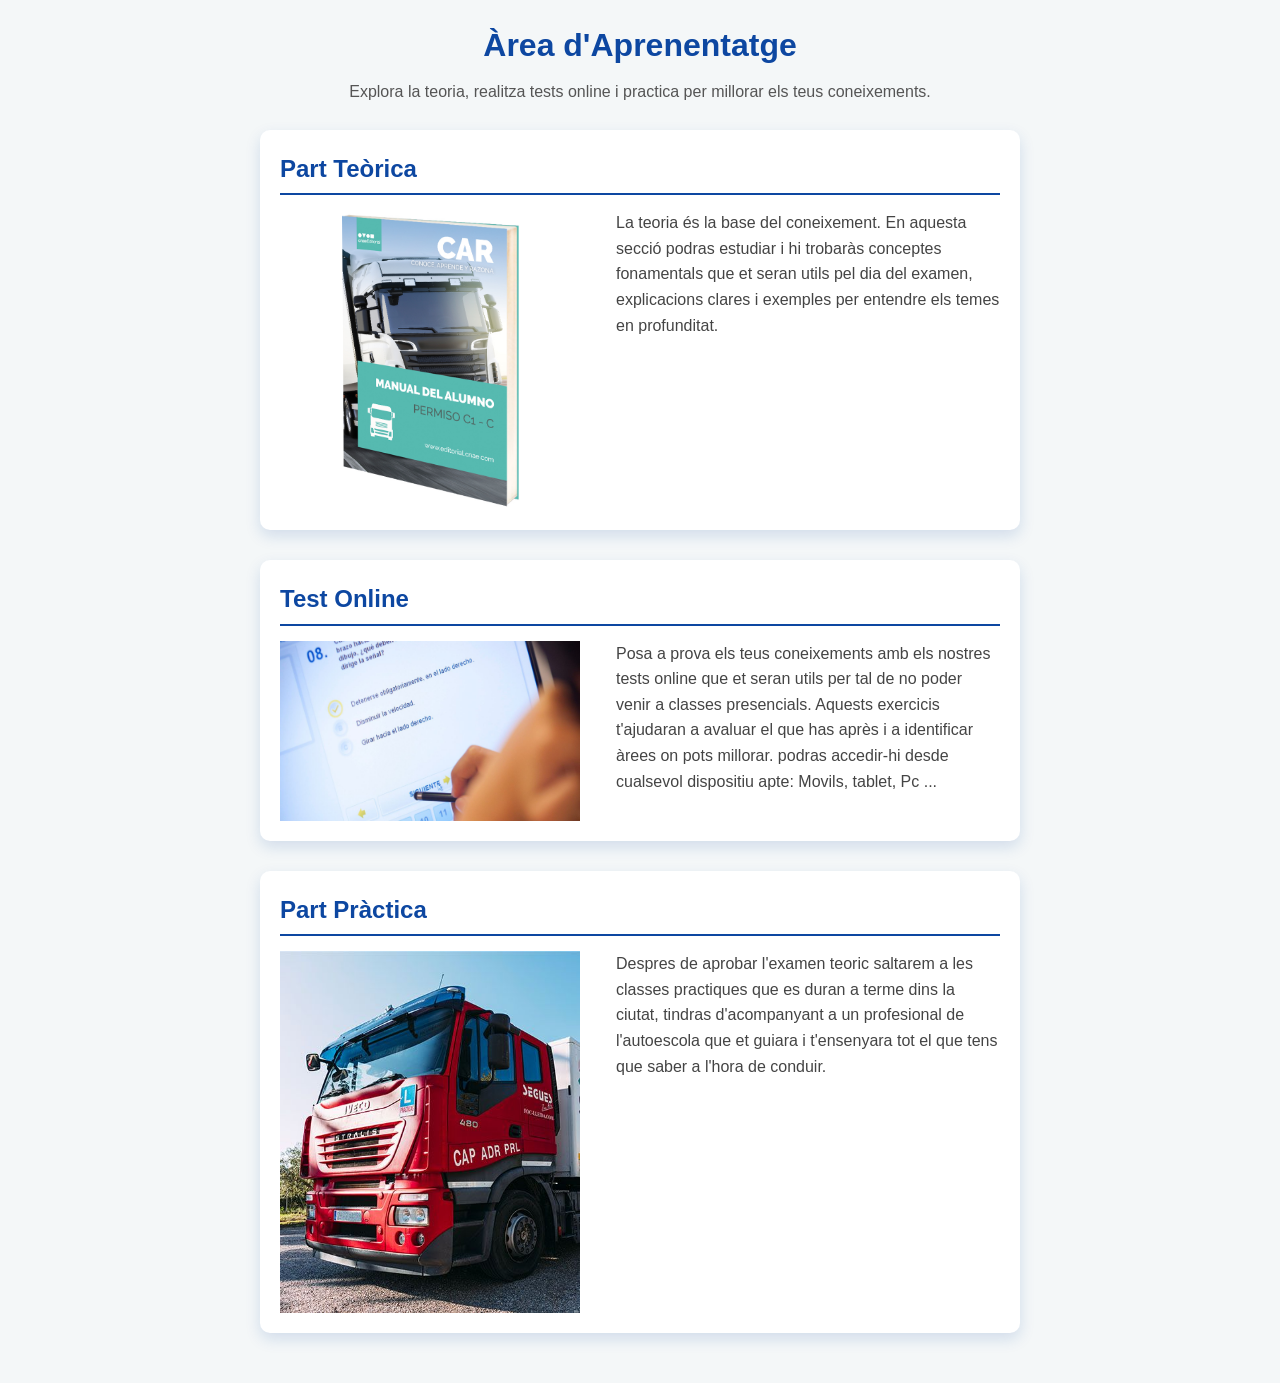
<file: HTML _CSS/Permis C.html>
<!DOCTYPE html>
<html lang="ca">

<head>
    <meta charset="UTF-8" />
    <meta name="viewport" content="width=device-width, initial-scale=1" />
    <link rel="stylesheet" href="estils_permisos.css">
    <title>contingut</title>
</head>

<body>
    <header>
        <h1>Àrea d'Aprenentatge</h1>
        <p>Explora la teoria, realitza tests online i practica per millorar els teus coneixements.</p>
    </header>

    <section class="teoria">
        <h2>Part Teòrica</h2>
        <div>
            <img class="imatge" src="testos_camio_c.jpg" alt="imatge">

            <p>
                La teoria és la base del coneixement. En aquesta secció podras estudiar i hi trobaràs conceptes
                fonamentals
                que et seran utils pel dia del examen, explicacions clares i exemples per entendre els temes en
                profunditat.
            </p>
        </div>
    </section>

    <section class="testos-online">
        <h2>Test Online</h2>
        <div>
            <img class="imatge" src="cambios-dgt.jpg" alt="imatge">

            <p>
                Posa a prova els teus coneixements amb els nostres tests online que et seran utils per tal de no poder
                venir
                a classes presencials. Aquests exercicis t'ajudaran a avaluar el que has après i a identificar àrees on
                pots
                millorar.
                podras accedir-hi desde cualsevol dispositiu apte: Movils, tablet, Pc ...
            </p>
        </div>
    </section>

    <section class="practiques">
        <h2>Part Pràctica</h2>
        <div>
            <img class="imatge" src="camion-33.jpg" alt="imatge">

            <p>
                Despres de aprobar l'examen teoric saltarem a les classes practiques que es duran a terme dins la
                ciutat, tindras d'acompanyant a un profesional de l'autoescola que et guiara i t'ensenyara tot el que
                tens que saber a l'hora de conduir.
            </p>
        </div>
    </section>
</body>

</html>
</file>
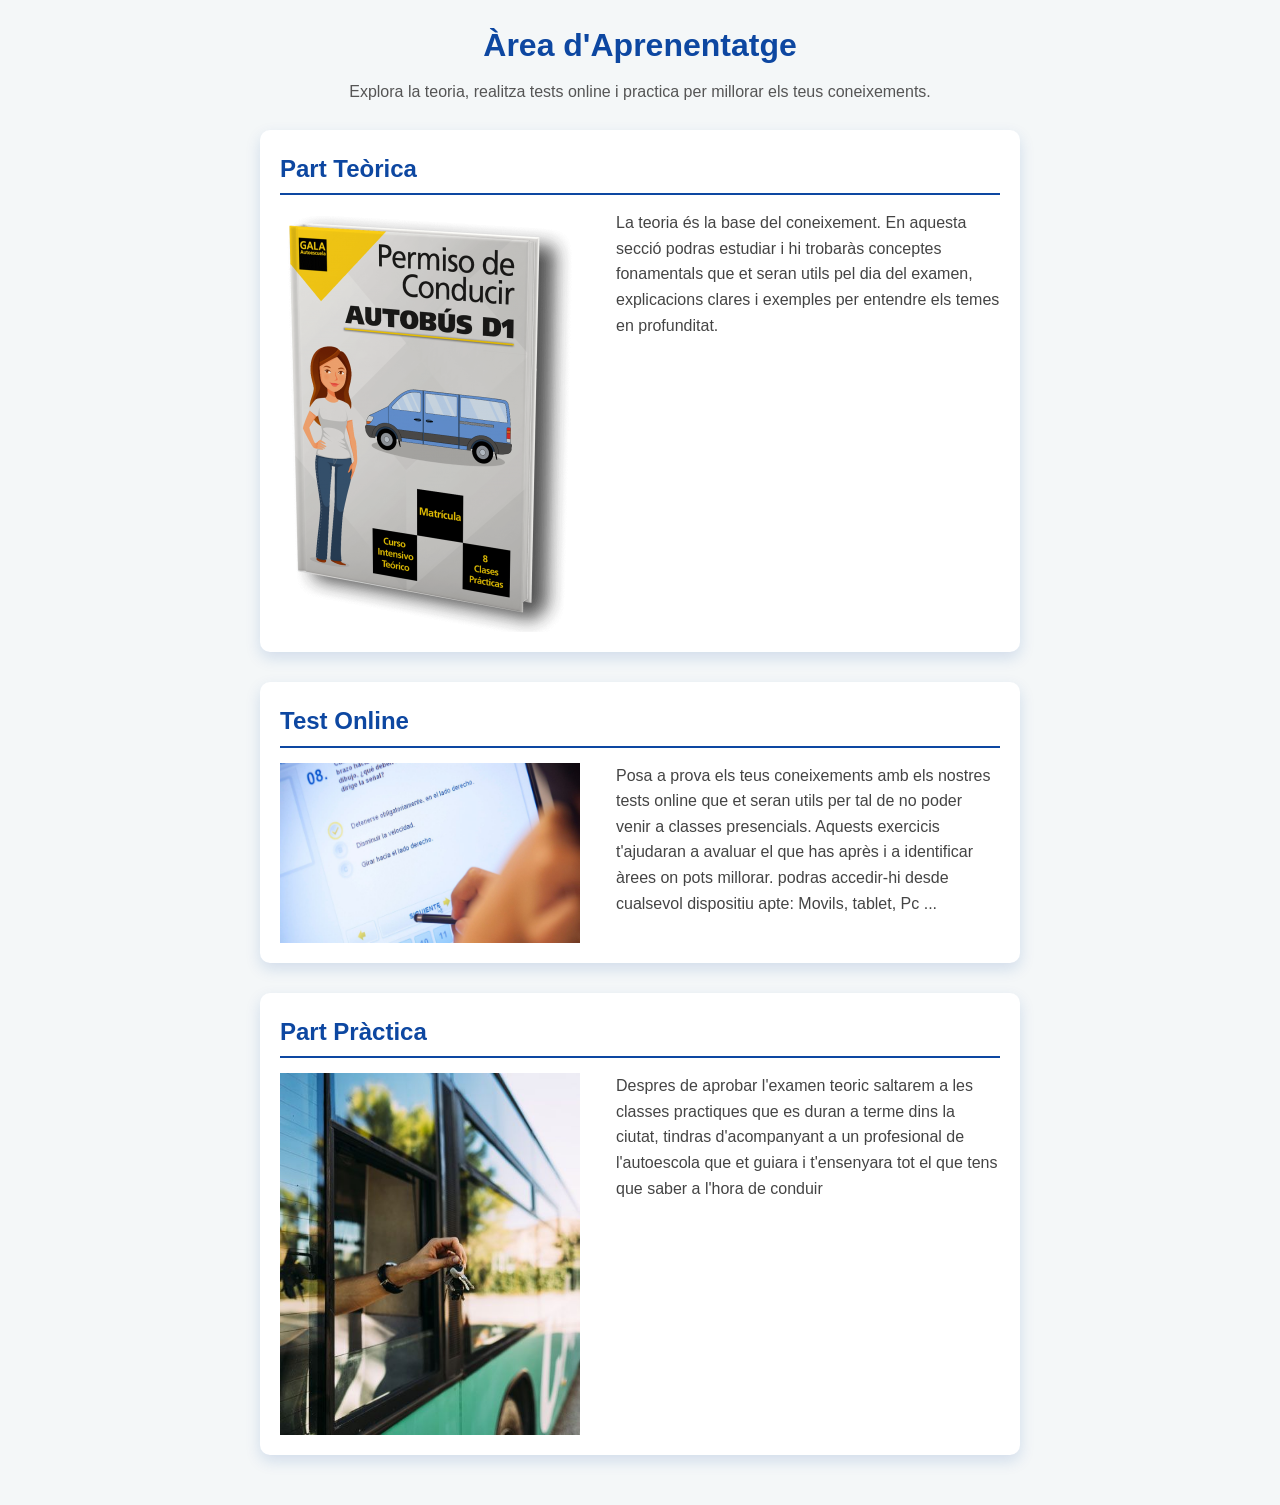
<file: HTML _CSS/Permis D.html>
<!DOCTYPE html>
<html lang="ca">

<head>
    <meta charset="UTF-8" />
    <meta name="viewport" content="width=device-width, initial-scale=1" />
    <link rel="stylesheet" href="estils_permisos.css">
    <title>contingut</title>
</head>

<body>
    <header>
        <h1>Àrea d'Aprenentatge</h1>
        <p>Explora la teoria, realitza tests online i practica per millorar els teus coneixements.</p>
    </header>

    <section class="teoria">
        <h2>Part Teòrica</h2>
        <div>
            <img class="imatge" src="llibre_teoric_d.png" alt="imatge">
            <p>
                La teoria és la base del coneixement. En aquesta secció podras estudiar i hi trobaràs conceptes
                fonamentals
                que et seran utils pel dia del examen, explicacions clares i exemples per entendre els temes en
                profunditat.
            </p>
        </div>
    </section>

    <section class="testos-online">
        <h2>Test Online</h2>
        <div>
            <img class="imatge" src="cambios-dgt.jpg" alt="imatge">
            <p>
                Posa a prova els teus coneixements amb els nostres tests online que et seran utils per tal de no poder
                venir
                a classes presencials. Aquests exercicis t'ajudaran a avaluar el que has après i a identificar àrees on
                pots
                millorar.
                podras accedir-hi desde cualsevol dispositiu apte: Movils, tablet, Pc ...
            </p>
        </div>
    </section>

    <section class="practiques">
        <h2>Part Pràctica</h2>
        <div>
            <img class="imatge" src="practiques_d.jpg" alt="imatge">
            <p>
                Despres de aprobar l'examen teoric saltarem a les classes practiques que es duran a terme dins la
                ciutat, tindras d'acompanyant a un profesional de l'autoescola que et guiara i t'ensenyara tot el que
                tens que saber a l'hora de conduir
            </p>
        </div>
    </section>
</body>

</html>
</file>
<file: HTML _CSS/estils_permisos.css>
/* Reset and base */
* {
    box-sizing: border-box;
    margin: 0;
    padding: 0;
  }
    
  body {
    font-family: 'Segoe UI', Tahoma, Geneva, Verdana, sans-serif;
    background: #f4f7f8;
    color: #333;
    line-height: 1.6;
    padding: 20px;
    max-width: 800px;
    margin: auto;
    min-height: 100vh;
    display: flex;
    flex-direction: column;
  }
  header {
    text-align: center;
    margin-bottom: 25px;
  }
  header h1 {
    font-size: 2rem;
    color: #0d47a1;
    margin-bottom: 0.25em;
  }
  header p {
    color: #555;
    font-size: 1rem;
  }
  section {
    background: white;
    border-radius: 10px;
    box-shadow: 0 6px 15px rgba(13, 71, 161, 0.15);
    padding: 20px;
    margin-bottom: 30px;
    transition: box-shadow 0.3s ease;
  

  }
  section:hover {
    box-shadow: 0 8px 25px rgba(13, 71, 161, 0.3);
  }
  section h2 {
    color: #0d47a1;
    margin-bottom: 15px;
    font-size: 1.5rem;
    border-bottom: 2px solid #0d47a1;
    padding-bottom: 5px;
  }
  section p {
    font-size: 1rem;
    color: #444;
    
  }
  section.teoria div{
display: flex;
flex-direction: row;

  }
  
  section.testos-online div{
    display: flex;
    flex-direction: row;
    
      }
      section.practiques div{
        display: flex;
        flex-direction: row;
        
          }


  @media (max-width: 400px) {
    body {
      padding: 10px;
      max-width: 100%;
    }
    section {
      padding: 15px;
      margin-bottom: 20px;
    }
    header h1 {
      font-size: 1.5rem;
    }
    section h2 {
      font-size: 1.25rem;
    }
  }
  
  .imatge{
    width: 300px;
    margin-right: 5%;
  }
</file>
<file: HTML _CSS/estils_matriculacio.css>
body {
  background-color: #f4f4f4; 
  font-family: Arial, sans-serif;
  color: #333; 
  margin: 0;
  padding: 0;
}

.form-container {
  background-color: #fff; 
  border: 1px solid #16325B; 
  width: 80%;
  max-width: 500px;
  margin: 50px auto;
  padding: 25px;
  border-radius: 10px;
  box-shadow: 0 0 15px rgba(0, 0, 0, 0.1);
}

h1 {
  color: #16325B; 
  text-align: center;
  font-size: 1.8em;
  margin-bottom: 20px;
  font-weight: 600;
}

form label {
  display: block;
  margin-top: 15px;
  font-size: 1.1em;
  color: #16325B; 
}

form input,
form select {
  width: 100%;
  padding: 12px 15px; 
  margin-top: 8px;
  margin-bottom: 18px;
  border: 2px solid #ccc; 
  border-radius: 5px;
  background-color: #f9f9f9;
  font-size: 1em;
  box-sizing: border-box; 
}

form input[type="tel"],
form input[type="email"] {
  font-family: Arial, sans-serif;
}

button {
  background-color: #16325B; 
  color: white;
  font-size: 1.1em;
  padding: 12px 20px;
  border: none;
  border-radius: 5px;
  cursor: pointer;
  display: block;
  width: 100%;
  margin-top: 10px;
  transition: background-color 0.3s ease, transform 0.2s ease;
}

button:hover {
  background-color: #1c4a75;
}
</file>
